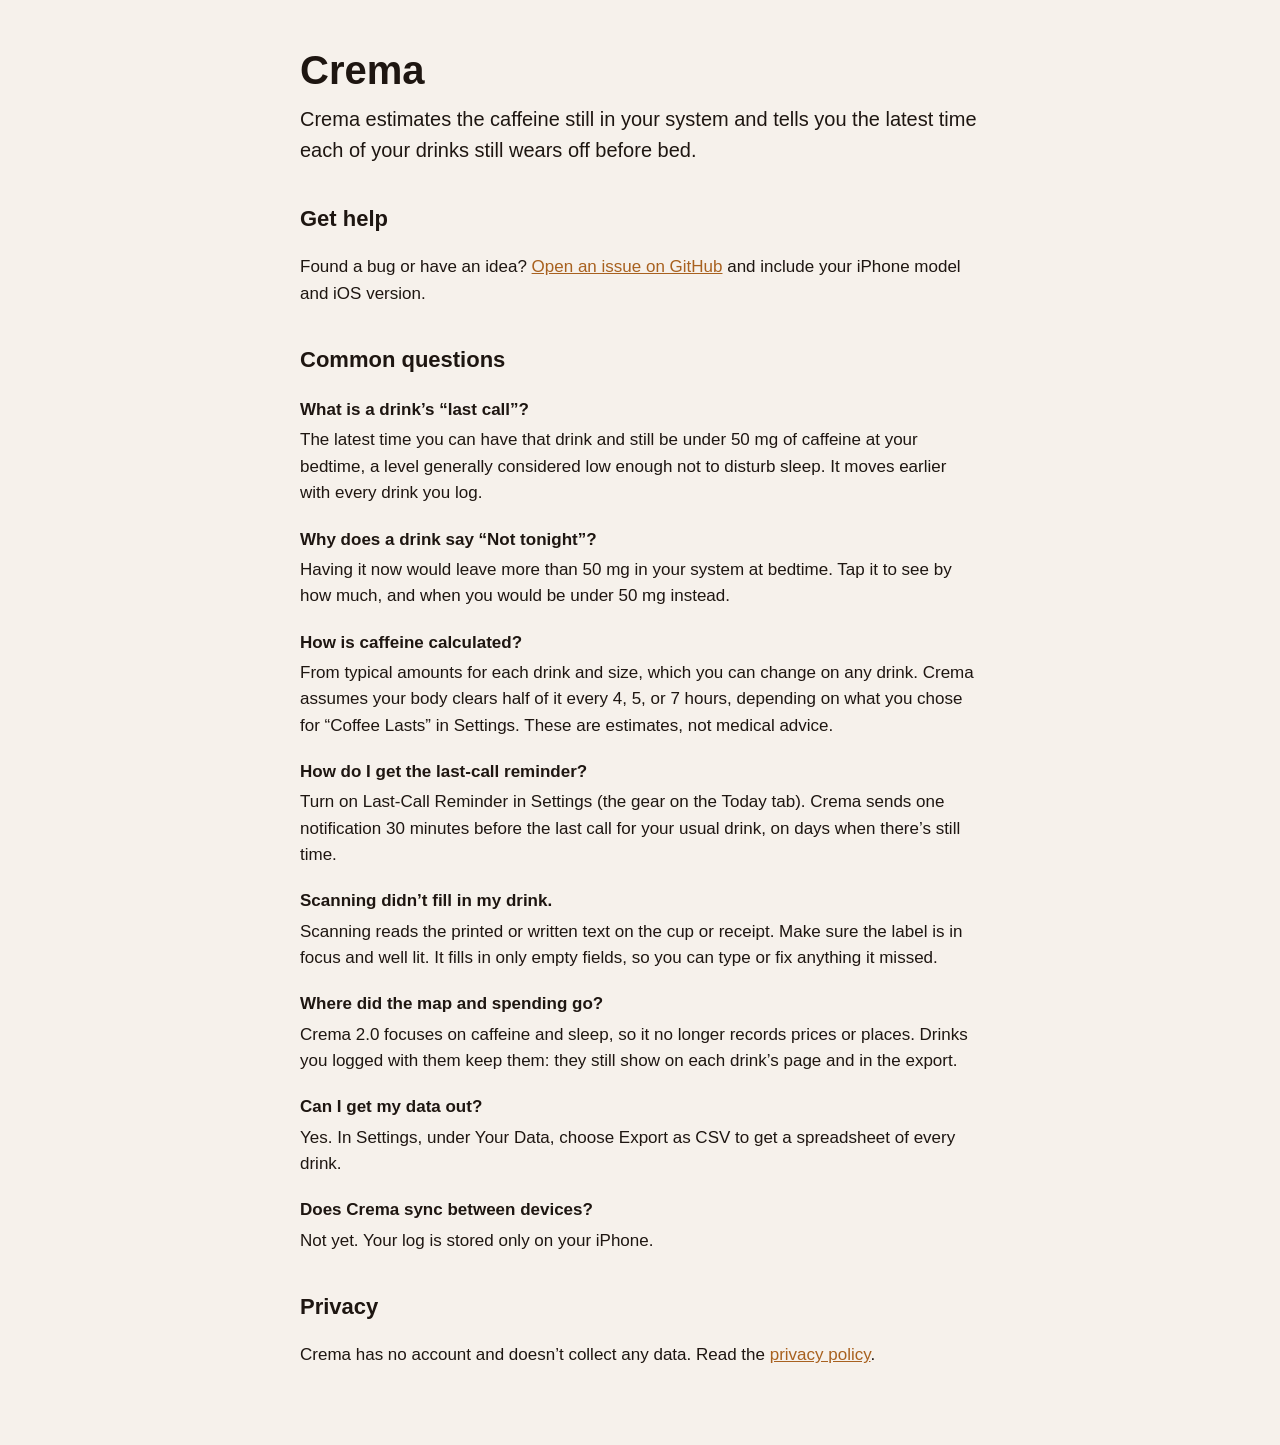
<file: index.html>
<!doctype html>
<html lang="en">
<head>
  <meta charset="utf-8">
  <meta name="viewport" content="width=device-width, initial-scale=1">
  <title>Crema Support</title>
  <link rel="stylesheet" href="style.css">
</head>
<body>
  <main>
    <h1>Crema</h1>
    <p class="lead">Crema estimates the caffeine still in your system and tells you the latest time each of your
      drinks still wears off before bed.</p>

    <h2>Get help</h2>
    <p>Found a bug or have an idea? <a href="https://github.com/boyuchengz/crema/issues">Open an issue on
      GitHub</a> and include your iPhone model and iOS version.</p>

    <h2>Common questions</h2>
    <h3>What is a drink’s “last call”?</h3>
    <p>The latest time you can have that drink and still be under 50 mg of caffeine at your bedtime, a level
      generally considered low enough not to disturb sleep. It moves earlier with every drink you log.</p>
    <h3>Why does a drink say “Not tonight”?</h3>
    <p>Having it now would leave more than 50 mg in your system at bedtime. Tap it to see by how much, and when
      you would be under 50 mg instead.</p>
    <h3>How is caffeine calculated?</h3>
    <p>From typical amounts for each drink and size, which you can change on any drink. Crema assumes your body
      clears half of it every 4, 5, or 7 hours, depending on what you chose for “Coffee Lasts” in Settings. These
      are estimates, not medical advice.</p>
    <h3>How do I get the last-call reminder?</h3>
    <p>Turn on Last-Call Reminder in Settings (the gear on the Today tab). Crema sends one notification 30 minutes
      before the last call for your usual drink, on days when there’s still time.</p>
    <h3>Scanning didn’t fill in my drink.</h3>
    <p>Scanning reads the printed or written text on the cup or receipt. Make sure the label is in focus and well
      lit. It fills in only empty fields, so you can type or fix anything it missed.</p>
    <h3>Where did the map and spending go?</h3>
    <p>Crema 2.0 focuses on caffeine and sleep, so it no longer records prices or places. Drinks you logged with
      them keep them: they still show on each drink’s page and in the export.</p>
    <h3>Can I get my data out?</h3>
    <p>Yes. In Settings, under Your Data, choose Export as CSV to get a spreadsheet of every drink.</p>
    <h3>Does Crema sync between devices?</h3>
    <p>Not yet. Your log is stored only on your iPhone.</p>

    <h2>Privacy</h2>
    <p>Crema has no account and doesn’t collect any data. Read the <a href="privacy.html">privacy policy</a>.</p>
  </main>
</body>
</html>
</file>
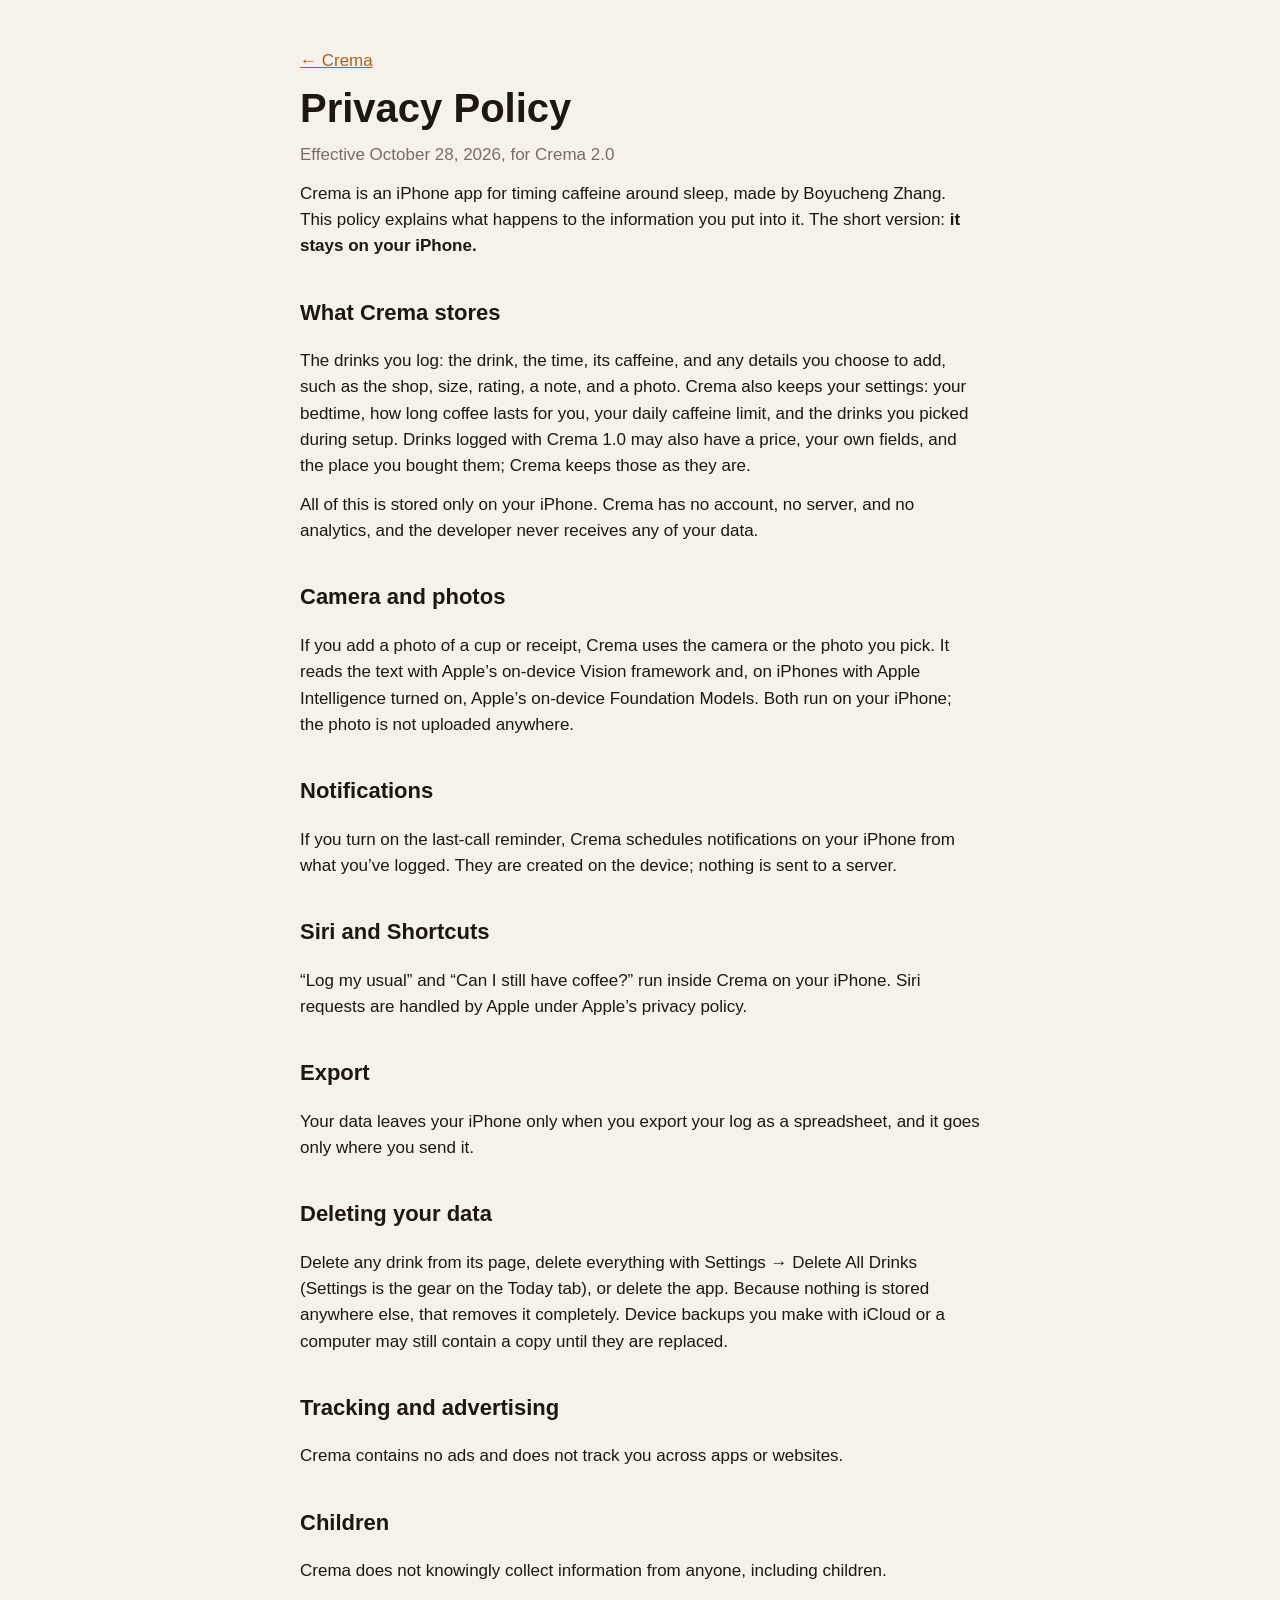
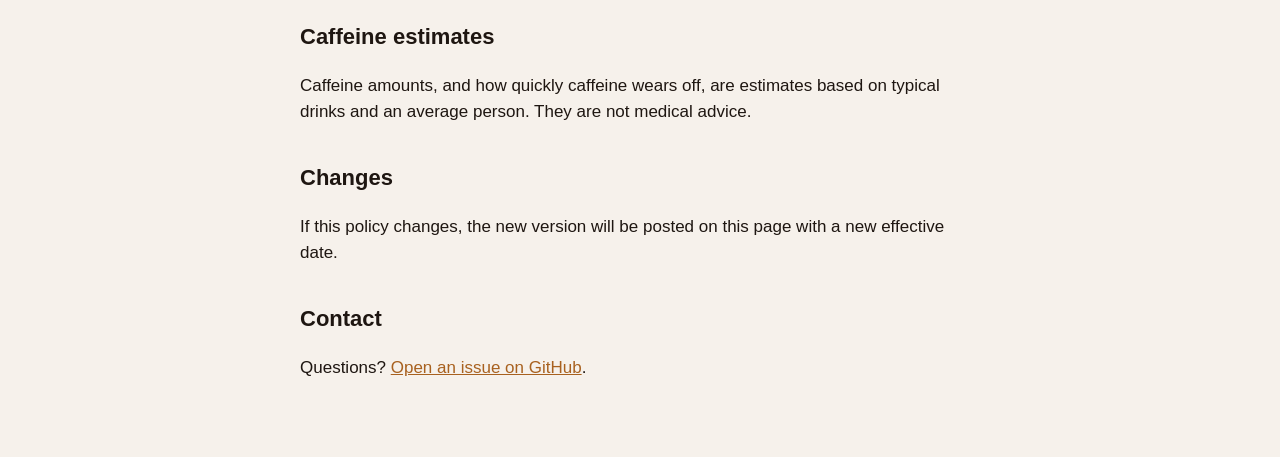
<file: privacy.html>
<!doctype html>
<html lang="en">
<head>
  <meta charset="utf-8">
  <meta name="viewport" content="width=device-width, initial-scale=1">
  <title>Crema Privacy Policy</title>
  <link rel="stylesheet" href="style.css">
</head>
<body>
  <main>
    <p class="back"><a href="./">← Crema</a></p>
    <h1>Privacy Policy</h1>
    <p class="muted">Effective October 28, 2026, for Crema 2.0</p>

    <p>Crema is an iPhone app for timing caffeine around sleep, made by Boyucheng Zhang. This policy explains
      what happens to the information you put into it. The short version: <strong>it stays on your iPhone.</strong></p>

    <h2>What Crema stores</h2>
    <p>The drinks you log: the drink, the time, its caffeine, and any details you choose to add, such as the shop,
      size, rating, a note, and a photo. Crema also keeps your settings: your bedtime, how long coffee lasts for
      you, your daily caffeine limit, and the drinks you picked during setup. Drinks logged with Crema 1.0 may
      also have a price, your own fields, and the place you bought them; Crema keeps those as they are.</p>
    <p>All of this is stored only on your iPhone. Crema has no account, no server, and no analytics, and the
      developer never receives any of your data.</p>

    <h2>Camera and photos</h2>
    <p>If you add a photo of a cup or receipt, Crema uses the camera or the photo you pick. It reads the text with
      Apple’s on-device Vision framework and, on iPhones with Apple Intelligence turned on, Apple’s on-device
      Foundation Models. Both run on your iPhone; the photo is not uploaded anywhere.</p>

    <h2>Notifications</h2>
    <p>If you turn on the last-call reminder, Crema schedules notifications on your iPhone from what you’ve
      logged. They are created on the device; nothing is sent to a server.</p>

    <h2>Siri and Shortcuts</h2>
    <p>“Log my usual” and “Can I still have coffee?” run inside Crema on your iPhone. Siri requests are handled by
      Apple under Apple’s privacy policy.</p>

    <h2>Export</h2>
    <p>Your data leaves your iPhone only when you export your log as a spreadsheet, and it goes only where you
      send it.</p>

    <h2>Deleting your data</h2>
    <p>Delete any drink from its page, delete everything with Settings → Delete All Drinks (Settings is the gear
      on the Today tab), or delete the app. Because nothing is stored anywhere else, that removes it completely.
      Device backups you make with iCloud or a computer may still contain a copy until they are replaced.</p>

    <h2>Tracking and advertising</h2>
    <p>Crema contains no ads and does not track you across apps or websites.</p>

    <h2>Children</h2>
    <p>Crema does not knowingly collect information from anyone, including children.</p>

    <h2>Caffeine estimates</h2>
    <p>Caffeine amounts, and how quickly caffeine wears off, are estimates based on typical drinks and an
      average person. They are not medical advice.</p>

    <h2>Changes</h2>
    <p>If this policy changes, the new version will be posted on this page with a new effective date.</p>

    <h2>Contact</h2>
    <p>Questions? <a href="https://github.com/boyuchengz/crema/issues">Open an issue on GitHub</a>.</p>
  </main>
</body>
</html>
</file>
<file: style.css>
:root {
  --background: #f6f1eb;
  --text: #1e1611;
  --muted: #7c6b60;
  --accent: #a8611f;
}

@media (prefers-color-scheme: dark) {
  :root {
    --background: #0e0a08;
    --text: #f4ece3;
    --muted: #a3928a;
    --accent: #c97a36;
  }
}

body {
  margin: 0;
  background: var(--background);
  color: var(--text);
  font: 17px/1.55 -apple-system, BlinkMacSystemFont, "Helvetica Neue", sans-serif;
}

main {
  max-width: 680px;
  margin: 0 auto;
  padding: 48px 16px 64px;
}

h1 {
  font-size: 40px;
  line-height: 1.1;
  margin: 0 0 12px;
}

h2 {
  margin-top: 36px;
  font-size: 22px;
}

h3 {
  margin: 20px 0 4px;
  font-size: 17px;
}

p {
  margin: 0 0 12px;
}

a {
  color: var(--accent);
}

.lead {
  font-size: 20px;
}

.muted,
.back {
  color: var(--muted);
}
</file>
